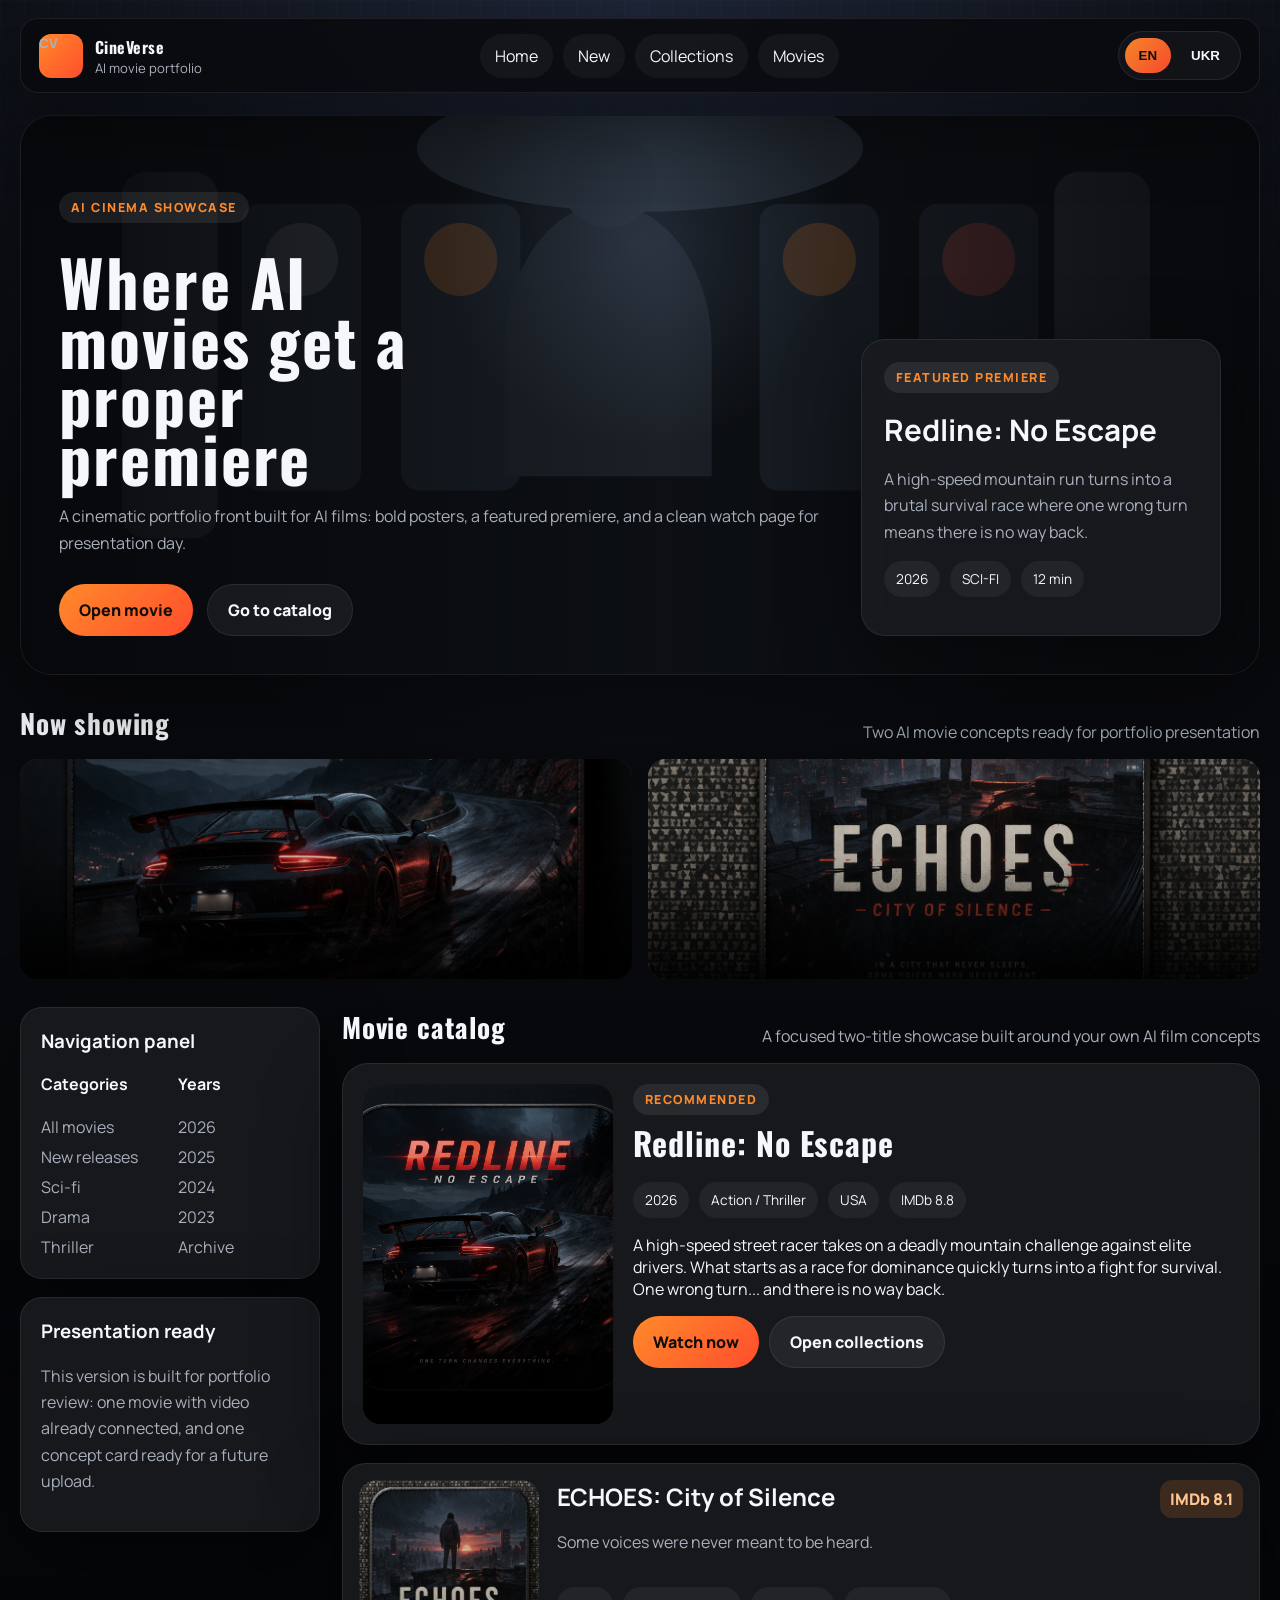
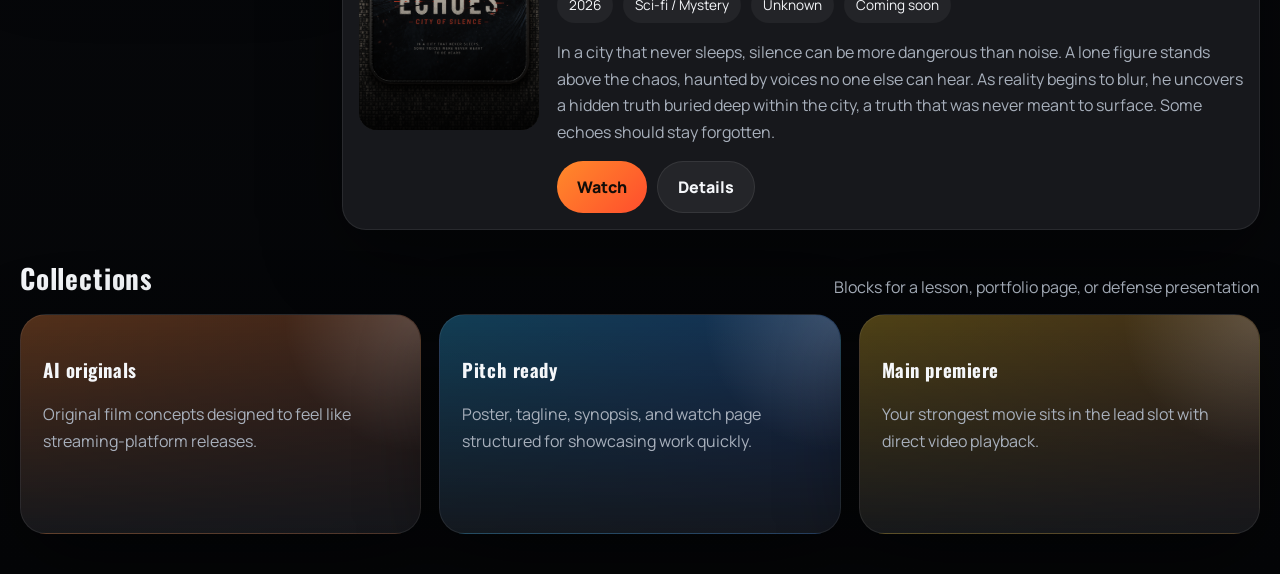
<file: index.html>
<!DOCTYPE html>
<html lang="en">
  <head>
    <meta charset="UTF-8" />
    <meta name="viewport" content="width=device-width, initial-scale=1.0" />
    <title>CineVerse | Home</title>
    <link rel="icon" type="image/svg+xml" href="favicon.svg" />
    <link rel="preconnect" href="https://fonts.googleapis.com" />
    <link rel="preconnect" href="https://fonts.gstatic.com" crossorigin />
    <link
      href="https://fonts.googleapis.com/css2?family=Oswald:wght@400;500;700&family=Manrope:wght@400;500;700;800&display=swap"
      rel="stylesheet"
    />
    <link rel="stylesheet" href="styles.css" />
  </head>
  <body data-page="home">
    <div class="page-shell">
      <header class="topbar">
        <a class="brand" href="index.html">
          <span class="brand__mark">CV</span>
          <div>
            <strong>CineVerse</strong>
            <span>AI movie portfolio</span>
          </div>
        </a>

        <nav class="topnav" aria-label="Main navigation">
          <a href="#featured" data-i18n="nav.home">Home</a>
          <a href="#premieres" data-i18n="nav.new">New</a>
          <a href="#collections" data-i18n="nav.collections">Collections</a>
          <a href="#catalog" data-i18n="nav.movies">Movies</a>
        </nav>

        <div class="language-switcher" aria-label="Language switcher">
          <button class="language-switcher__button is-active" type="button" data-lang="en">EN</button>
          <button class="language-switcher__button" type="button" data-lang="uk">UKR</button>
        </div>
      </header>

      <main>
        <section class="hero" id="featured">
          <div class="hero__backdrop"></div>
          <div class="hero__content">
            <p class="eyebrow" data-i18n="hero.eyebrow">Study project + portfolio</p>
            <h1 data-i18n="hero.title">Platform for watching movies and AI videos</h1>
            <p class="hero__text" data-i18n="hero.text">
              The homepage is designed like a movie portal with a big banner, collections,
              cards, and a quick jump to the watch page.
            </p>
            <div class="hero__actions">
              <a class="button button--primary" href="movie.html?id=project-end" data-i18n="hero.open">Open movie</a>
              <a class="button button--ghost" href="#catalog" data-i18n="hero.catalog">Go to catalog</a>
            </div>
          </div>

          <aside class="hero__spotlight">
            <span class="hero__badge" data-i18n="spotlight.badge">Premiere</span>
            <h2 data-i18n="spotlight.title">Redline: No Escape</h2>
            <p data-i18n="spotlight.text">
              A high-speed street racer takes on a deadly mountain challenge against elite drivers.
What starts as a race for dominance quickly turns into a fight for survival.
One wrong turn… and there's no way back.
            </p>
            <ul class="meta-list">
              <li>2026</li>
              <li>SCI-FI</li>
              <li data-i18n="meta.durationShort">90 min</li>
            </ul>
          </aside>
        </section>

        <section class="carousel" id="premieres" aria-labelledby="premieres-title">
          <div class="section-head">
            <h2 id="premieres-title" data-i18n="premieres.title">New this week</h2>
            <span data-i18n="premieres.text">Click any card to open the watch page</span>
          </div>
          <div class="movie-strip" id="premieres-strip"></div>
        </section>

        <section class="content-grid" id="catalog">
          <aside class="sidebar">
            <div class="panel">
              <h3 data-i18n="sidebar.title">Navigation panel</h3>
              <div class="sidebar-columns">
                <div>
                  <h4 data-i18n="sidebar.categories">Categories</h4>
                  <ul class="link-list">
                    <li><a href="#catalog" data-i18n="sidebar.allMovies">All movies</a></li>
                    <li><a href="#catalog" data-i18n="sidebar.newReleases">New releases</a></li>
                    <li><a href="#catalog" data-i18n="sidebar.scifi">Sci-fi</a></li>
                    <li><a href="#catalog" data-i18n="sidebar.drama">Drama</a></li>
                    <li><a href="#catalog" data-i18n="sidebar.animation">Animation</a></li>
                  </ul>
                </div>
                <div>
                  <h4 data-i18n="sidebar.years">Years</h4>
                  <ul class="link-list">
                    <li><a href="#catalog">2026</a></li>
                    <li><a href="#catalog">2025</a></li>
                    <li><a href="#catalog">2024</a></li>
                    <li><a href="#catalog">2023</a></li>
                    <li><a href="#catalog" data-i18n="sidebar.archive">Archive</a></li>
                  </ul>
                </div>
              </div>
            </div>

            <div class="panel">
              <h3 data-i18n="sidebar.defenseTitle">For project defense</h3>
              <p data-i18n="sidebar.defenseText">
                The site already has a ready structure. To show your AI work, just replace the
                video link in the <code>app.js</code> file.
              </p>
            </div>
          </aside>

          <section class="catalog" aria-labelledby="catalog-title">
            <div class="section-head">
              <h2 id="catalog-title" data-i18n="catalog.title">Movie catalog</h2>
              <span data-i18n="catalog.text">Styled like a classic cinema portal, but polished for a portfolio</span>
            </div>

            <div class="featured-card" id="featured-card"></div>
            <div class="movie-list" id="movie-list"></div>
          </section>
        </section>

        <section class="collections" id="collections">
          <div class="section-head">
            <h2 data-i18n="collections.title">Collections</h2>
            <span data-i18n="collections.text">Use these blocks for a lesson or presentation</span>
          </div>
          <div class="collection-grid">
            <article class="collection-card collection-card--warm">
              <h3 data-i18n="collection.aiTitle">AI short films</h3>
              <p data-i18n="collection.aiText">A selection of short videos created with neural networks for study projects.</p>
            </article>
            <article class="collection-card collection-card--cool">
              <h3 data-i18n="collection.portfolioTitle">Portfolio picks</h3>
              <p data-i18n="collection.portfolioText">Best projects that are easy to present to a teacher or client.</p>
            </article>
            <article class="collection-card collection-card--gold">
              <h3 data-i18n="collection.premiereTitle">Premiere hall</h3>
              <p data-i18n="collection.premiereText">A highlighted block for the most important film in your defense.</p>
            </article>
          </div>
        </section>
      </main>
    </div>

    <script src="app-portfolio.js"></script>
  </body>
</html>
</file>
<file: styles.css>
:root {
  --bg: #050608;
  --panel: rgba(25, 27, 31, 0.92);
  --panel-soft: rgba(36, 39, 45, 0.88);
  --line: rgba(255, 255, 255, 0.08);
  --text: #f5f7fa;
  --muted: #a8b0bc;
  --accent: #ff8a2a;
  --accent-strong: #ff4d2d;
  --accent-cold: #6fd6ff;
  --shadow: 0 24px 80px rgba(0, 0, 0, 0.45);
}

* {
  box-sizing: border-box;
}

html {
  scroll-behavior: smooth;
}

body {
  margin: 0;
  min-height: 100vh;
  font-family: "Manrope", sans-serif;
  color: var(--text);
  background:
    radial-gradient(circle at top, rgba(66, 83, 124, 0.38), transparent 35%),
    linear-gradient(180deg, #0a0c10 0%, #040507 100%);
}

body::before {
  content: "";
  position: fixed;
  inset: 0;
  pointer-events: none;
  background-image:
    linear-gradient(rgba(255, 255, 255, 0.03) 1px, transparent 1px),
    linear-gradient(90deg, rgba(255, 255, 255, 0.03) 1px, transparent 1px);
  background-size: 24px 24px;
  mask-image: linear-gradient(180deg, rgba(0, 0, 0, 0.45), transparent 90%);
}

.page-shell {
  width: min(1240px, calc(100% - 32px));
  margin: 0 auto;
  padding: 18px 0 40px;
}

.topbar {
  display: flex;
  align-items: center;
  justify-content: space-between;
  gap: 20px;
  padding: 12px 18px;
  background: rgba(9, 10, 13, 0.86);
  border: 1px solid var(--line);
  border-radius: 18px;
  backdrop-filter: blur(18px);
  position: sticky;
  top: 12px;
  z-index: 30;
  box-shadow: var(--shadow);
}

.brand {
  display: flex;
  align-items: center;
  gap: 12px;
  color: var(--text);
  text-decoration: none;
}

.brand strong,
.hero h1,
.section-head h2,
.featured-card__content h3,
.movie-info h1,
.collection-card h3 {
  font-family: "Oswald", sans-serif;
  letter-spacing: 0.03em;
}

.brand span {
  display: block;
  color: var(--muted);
  font-size: 0.82rem;
}

.brand__mark {
  display: grid;
  place-items: center;
  width: 44px;
  height: 44px;
  border-radius: 12px;
  background: linear-gradient(135deg, var(--accent), var(--accent-strong));
  color: #111;
  font-weight: 800;
}

.topnav {
  display: flex;
  gap: 10px;
  flex-wrap: wrap;
}

.topnav a,
.button,
.language-switcher__button {
  color: var(--text);
  text-decoration: none;
  border-radius: 999px;
  transition: 0.25s ease;
}

.topnav a {
  padding: 10px 14px;
  background: rgba(255, 255, 255, 0.04);
  border: 1px solid transparent;
}

.topnav a:hover,
.button:hover,
.language-switcher__button:hover {
  transform: translateY(-1px);
}

.topnav a:hover {
  border-color: rgba(255, 255, 255, 0.14);
}

.language-switcher {
  display: inline-flex;
  align-items: center;
  gap: 6px;
  padding: 6px;
  background: rgba(255, 255, 255, 0.04);
  border: 1px solid var(--line);
  border-radius: 999px;
}

.language-switcher__button {
  border: 0;
  background: transparent;
  padding: 10px 14px;
  font-weight: 800;
  cursor: pointer;
}

.language-switcher__button.is-active {
  background: linear-gradient(135deg, rgba(255, 138, 42, 0.96), rgba(255, 77, 45, 0.96));
  color: #120d09;
}

.hero {
  position: relative;
  min-height: 560px;
  margin-top: 22px;
  padding: 38px;
  display: grid;
  grid-template-columns: minmax(0, 1.25fr) 360px;
  align-items: end;
  gap: 24px;
  overflow: hidden;
  border-radius: 32px;
  border: 1px solid var(--line);
  background: linear-gradient(180deg, rgba(8, 10, 14, 0.55), rgba(8, 9, 12, 0.94));
  box-shadow: var(--shadow);
}

.hero__backdrop {
  position: absolute;
  inset: 0;
  background:
    linear-gradient(90deg, rgba(6, 7, 10, 0.94), rgba(6, 7, 10, 0.4) 52%, rgba(6, 7, 10, 0.88)),
    radial-gradient(circle at 50% 24%, rgba(123, 152, 198, 0.34), transparent 26%),
    url("data:image/svg+xml,%3Csvg xmlns='http://www.w3.org/2000/svg' viewBox='0 0 1600 900'%3E%3Crect width='1600' height='900' fill='%23111519'/%3E%3Cellipse cx='800' cy='140' rx='280' ry='80' fill='%23333d48'/%3E%3Crect x='150' y='170' width='120' height='460' rx='30' fill='%23d8e8f3' fill-opacity='0.18'/%3E%3Crect x='1320' y='170' width='120' height='460' rx='30' fill='%23d8e8f3' fill-opacity='0.18'/%3E%3Crect x='300' y='210' width='150' height='360' rx='24' fill='%23242d36'/%3E%3Crect x='500' y='210' width='150' height='360' rx='24' fill='%23242d36'/%3E%3Crect x='950' y='210' width='150' height='360' rx='24' fill='%23242d36'/%3E%3Crect x='1150' y='210' width='150' height='360' rx='24' fill='%23242d36'/%3E%3Ccircle cx='375' cy='280' r='46' fill='%23f6f9fb' fill-opacity='0.18'/%3E%3Ccircle cx='575' cy='280' r='46' fill='%23ff8a2a' fill-opacity='0.36'/%3E%3Ccircle cx='1025' cy='280' r='46' fill='%23ff8a2a' fill-opacity='0.36'/%3E%3Ccircle cx='1225' cy='280' r='46' fill='%23ff5b47' fill-opacity='0.38'/%3E%3Cpath d='M760 210c70 0 130 80 130 182v160H630V392c0-102 60-182 130-182Z' fill='%232a3139'/%3E%3Ccircle cx='760' cy='180' r='60' fill='%23313a45'/%3E%3C/svg%3E")
      center/cover no-repeat;
  transform: scale(1.03);
}

.hero__content,
.hero__spotlight {
  position: relative;
  z-index: 1;
}

.eyebrow,
.hero__badge {
  display: inline-flex;
  align-items: center;
  padding: 7px 12px;
  border-radius: 999px;
  background: rgba(255, 255, 255, 0.08);
  color: var(--accent);
  text-transform: uppercase;
  letter-spacing: 0.12em;
  font-size: 0.78rem;
  font-weight: 800;
}

.hero h1 {
  margin: 16px 0 14px;
  max-width: 12ch;
  font-size: clamp(2.7rem, 5vw, 5.6rem);
  line-height: 0.92;
}

.hero__text,
.hero__spotlight p,
.panel p,
.collection-card p,
.movie-card__desc,
.movie-info p {
  color: var(--muted);
  line-height: 1.65;
}

.hero__actions {
  display: flex;
  gap: 14px;
  margin-top: 28px;
  flex-wrap: wrap;
}

.button {
  display: inline-flex;
  align-items: center;
  justify-content: center;
  padding: 14px 20px;
  font-weight: 800;
}

.button--primary {
  background: linear-gradient(135deg, var(--accent), var(--accent-strong));
  color: #120d09;
}

.button--ghost {
  background: rgba(255, 255, 255, 0.06);
  border: 1px solid var(--line);
}

.hero__spotlight,
.panel,
.featured-card,
.movie-card,
.collection-card,
.player-frame,
.movie-info {
  background: var(--panel);
  border: 1px solid var(--line);
  box-shadow: var(--shadow);
}

.hero__spotlight {
  padding: 22px;
  border-radius: 24px;
  backdrop-filter: blur(16px);
}

.hero__spotlight h2 {
  margin: 16px 0 12px;
  font-size: 1.85rem;
}

.meta-list,
.meta-inline {
  display: flex;
  gap: 10px;
  flex-wrap: wrap;
  padding: 0;
  list-style: none;
}

.meta-list li,
.meta-inline li {
  padding: 9px 12px;
  border-radius: 999px;
  background: rgba(255, 255, 255, 0.05);
  font-size: 0.85rem;
}

.carousel,
.content-grid,
.collections,
.recommendations {
  margin-top: 28px;
}

.section-head {
  display: flex;
  align-items: end;
  justify-content: space-between;
  gap: 16px;
  margin-bottom: 16px;
}

.section-head h2 {
  margin: 0;
  font-size: clamp(1.7rem, 2vw, 2.3rem);
}

.section-head span {
  color: var(--muted);
}

.movie-strip {
  display: grid;
  grid-template-columns: repeat(auto-fit, minmax(155px, 1fr));
  gap: 16px;
}

.content-grid {
  display: grid;
  grid-template-columns: 300px minmax(0, 1fr);
  gap: 22px;
}

.sidebar {
  display: grid;
  gap: 18px;
  align-content: start;
}

.panel {
  padding: 20px;
  border-radius: 22px;
}

.panel h3,
.panel h4 {
  margin-top: 0;
}

.sidebar-columns {
  display: grid;
  grid-template-columns: 1fr 1fr;
  gap: 16px;
}

.link-list {
  list-style: none;
  padding: 0;
  margin: 0;
  display: grid;
  gap: 8px;
}

.link-list a {
  color: var(--muted);
  text-decoration: none;
}

.link-list a:hover {
  color: var(--accent);
}

.catalog {
  min-width: 0;
}

.featured-card {
  display: grid;
  grid-template-columns: 250px minmax(0, 1fr);
  gap: 20px;
  padding: 20px;
  border-radius: 26px;
  margin-bottom: 18px;
}

.poster,
.movie-card__poster {
  position: relative;
  overflow: hidden;
  border-radius: 18px;
  min-height: 340px;
  background:
    linear-gradient(180deg, rgba(255, 255, 255, 0.04), rgba(0, 0, 0, 0.3)),
    var(--poster-gradient, linear-gradient(145deg, #475569, #0f172a));
}

.poster__image {
  position: absolute;
  inset: 0;
  width: 100%;
  height: 100%;
  object-fit: cover;
}

.poster--image::after,
.movie-card__poster.poster--image::after {
  content: "";
}

.poster--image::before,
.movie-card__poster.poster--image::before {
  z-index: 1;
}

.poster::before,
.movie-card__poster::before {
  content: "";
  position: absolute;
  inset: 0;
  background:
    linear-gradient(180deg, transparent 0%, rgba(0, 0, 0, 0.15) 45%, rgba(0, 0, 0, 0.92) 100%);
}

.poster::after,
.movie-card__poster::after {
  content: attr(data-title);
  position: absolute;
  left: 18px;
  right: 18px;
  bottom: 18px;
  z-index: 1;
  font-family: "Oswald", sans-serif;
  font-size: 1.6rem;
  line-height: 1.04;
  letter-spacing: 0.04em;
}

.featured-card__content h3 {
  margin: 4px 0 10px;
  font-size: 2rem;
}

.featured-card__content a,
.movie-card a {
  text-decoration: none;
}

.movie-list {
  display: grid;
  gap: 16px;
}

.movie-card {
  display: grid;
  grid-template-columns: 180px minmax(0, 1fr);
  gap: 18px;
  padding: 16px;
  border-radius: 24px;
}

.movie-card__poster {
  min-height: 250px;
}

.movie-card__content {
  min-width: 0;
}

.movie-card__header {
  display: flex;
  justify-content: space-between;
  gap: 12px;
  align-items: start;
}

.movie-card__title {
  margin: 0 0 6px;
  color: var(--text);
  font-size: 1.5rem;
}

.rating {
  padding: 8px 10px;
  border-radius: 12px;
  background: rgba(255, 138, 42, 0.16);
  color: #ffc691;
  font-weight: 800;
  white-space: nowrap;
}

.movie-card__actions {
  display: flex;
  gap: 10px;
  margin-top: 16px;
  flex-wrap: wrap;
}

.collections .collection-grid {
  display: grid;
  grid-template-columns: repeat(3, minmax(0, 1fr));
  gap: 18px;
}

.collection-card {
  padding: 22px;
  border-radius: 26px;
  min-height: 220px;
  position: relative;
  overflow: hidden;
}

.collection-card::before {
  content: "";
  position: absolute;
  inset: 0;
  background: radial-gradient(circle at top right, rgba(255, 255, 255, 0.18), transparent 30%);
}

.collection-card--warm {
  background:
    linear-gradient(180deg, rgba(19, 22, 27, 0.72), rgba(19, 22, 27, 0.98)),
    linear-gradient(135deg, #f97316, #7c2d12);
}

.collection-card--cool {
  background:
    linear-gradient(180deg, rgba(19, 22, 27, 0.72), rgba(19, 22, 27, 0.98)),
    linear-gradient(135deg, #0ea5e9, #1d4ed8);
}

.collection-card--gold {
  background:
    linear-gradient(180deg, rgba(19, 22, 27, 0.72), rgba(19, 22, 27, 0.98)),
    linear-gradient(135deg, #eab308, #92400e);
}

.player-page {
  margin-top: 26px;
}

.player-layout {
  display: grid;
  grid-template-columns: minmax(0, 1.5fr) 360px;
  gap: 22px;
}

.player-frame,
.movie-info {
  border-radius: 28px;
  padding: 20px;
}

.player-frame {
  position: relative;
}

.player-logo {
  position: absolute;
  top: 34px;
  left: 34px;
  z-index: 2;
  padding: 10px 14px;
  border-radius: 999px;
  background: rgba(0, 0, 0, 0.58);
  border: 1px solid rgba(255, 255, 255, 0.12);
  font-size: 0.88rem;
  font-weight: 800;
}

video {
  display: block;
  width: 100%;
  aspect-ratio: 16 / 9;
  border-radius: 18px;
  background:
    radial-gradient(circle at center, rgba(255, 138, 42, 0.22), transparent 18%),
    linear-gradient(135deg, #0f172a, #1f2937);
}

.player-placeholder {
  position: absolute;
  inset: 20px;
  display: grid;
  place-items: center;
  text-align: center;
  border-radius: 18px;
  padding: 24px;
  background: linear-gradient(180deg, rgba(5, 6, 8, 0.08), rgba(5, 6, 8, 0.74));
  pointer-events: none;
}

.player-placeholder[hidden] {
  display: none;
}

.player-placeholder strong {
  display: block;
  margin-bottom: 8px;
  font-size: 1.15rem;
}

.movie-info h1 {
  margin-top: 0;
  font-size: 2.4rem;
}

.movie-facts {
  display: grid;
  gap: 10px;
  margin: 20px 0;
}

.movie-facts div {
  display: flex;
  justify-content: space-between;
  gap: 18px;
  padding-bottom: 10px;
  border-bottom: 1px solid var(--line);
}

.movie-facts span:last-child {
  color: var(--muted);
  text-align: right;
}

.mini-card {
  text-decoration: none;
  color: inherit;
}

.mini-card .movie-card__poster {
  min-height: 220px;
}

@media (max-width: 1024px) {
  .hero,
  .content-grid,
  .player-layout,
  .collections .collection-grid,
  .featured-card,
  .movie-card {
    grid-template-columns: 1fr;
  }

  .hero {
    min-height: unset;
  }

  .sidebar-columns {
    grid-template-columns: 1fr;
  }
}

@media (max-width: 720px) {
  .page-shell {
    width: min(100% - 20px, 1240px);
  }

  .topbar {
    padding: 14px;
  }

  .topnav {
    display: none;
  }

  .hero,
  .player-frame,
  .movie-info,
  .featured-card,
  .movie-card,
  .panel {
    border-radius: 22px;
  }

  .hero {
    padding: 24px;
  }

  .hero h1 {
    max-width: none;
  }

  .section-head {
    align-items: start;
    flex-direction: column;
  }

  .movie-card__header {
    flex-direction: column;
  }

  .player-logo {
    top: 28px;
    left: 28px;
  }
}
</file>
